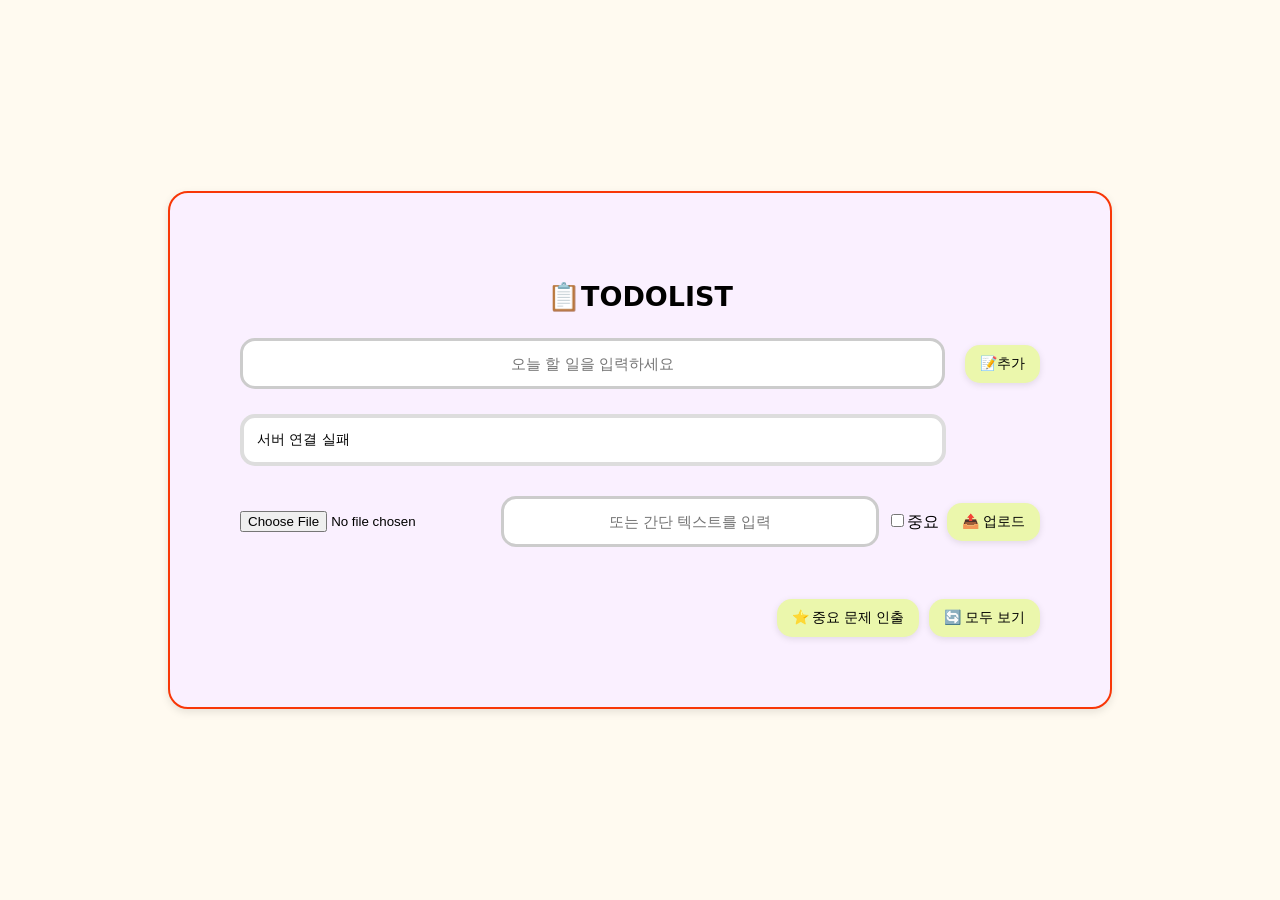
<file: project directed/frondand/index.html>
<!DOCTYPE html>
<html lang="ko">
<head>
  <meta charset="UTF-8" />
  <meta name="viewport" content="width=device-width, initial-scale=1.0"/>
  <title>📋투두리스트</title>
  <link rel="stylesheet" href="./style.css" />
</head>
<body>
  <div class="todo-container">
    <h1>📋TODOLIST</h1>

    <div class="input-area">
      <input type="text" id="item-input" placeholder="오늘 할 일을 입력하세요" />
      <button onclick="createItem()">📝추가</button>
    </div>
    <ul id="item-list"></ul>

  
      <form id="doc-upload-form" onsubmit = "return false" style = "display:flex; gap:8px; 
      align-items : center;">
      <input type = 'file' id="doc-file" accept = ".pdf, .hwp, .doc, .docx, .txt">
       <input type="text" id="doc-text" placeholder="또는 간단 텍스트를 입력">
      <label><input type= "checkbox" id="doc-important">중요</label>
      <button onclick="uploadProblemDoc()">📤 업로드</button>
      </form>
      
      <div class="toolbar">
      <button onclick="showImportant()">⭐ 중요 문제 인출</button>
      <button onclick="render()">🔄 모두 보기</button>

  </div>
  </div>

  <script src="script.js"></script>
</body>
</html>
</file>
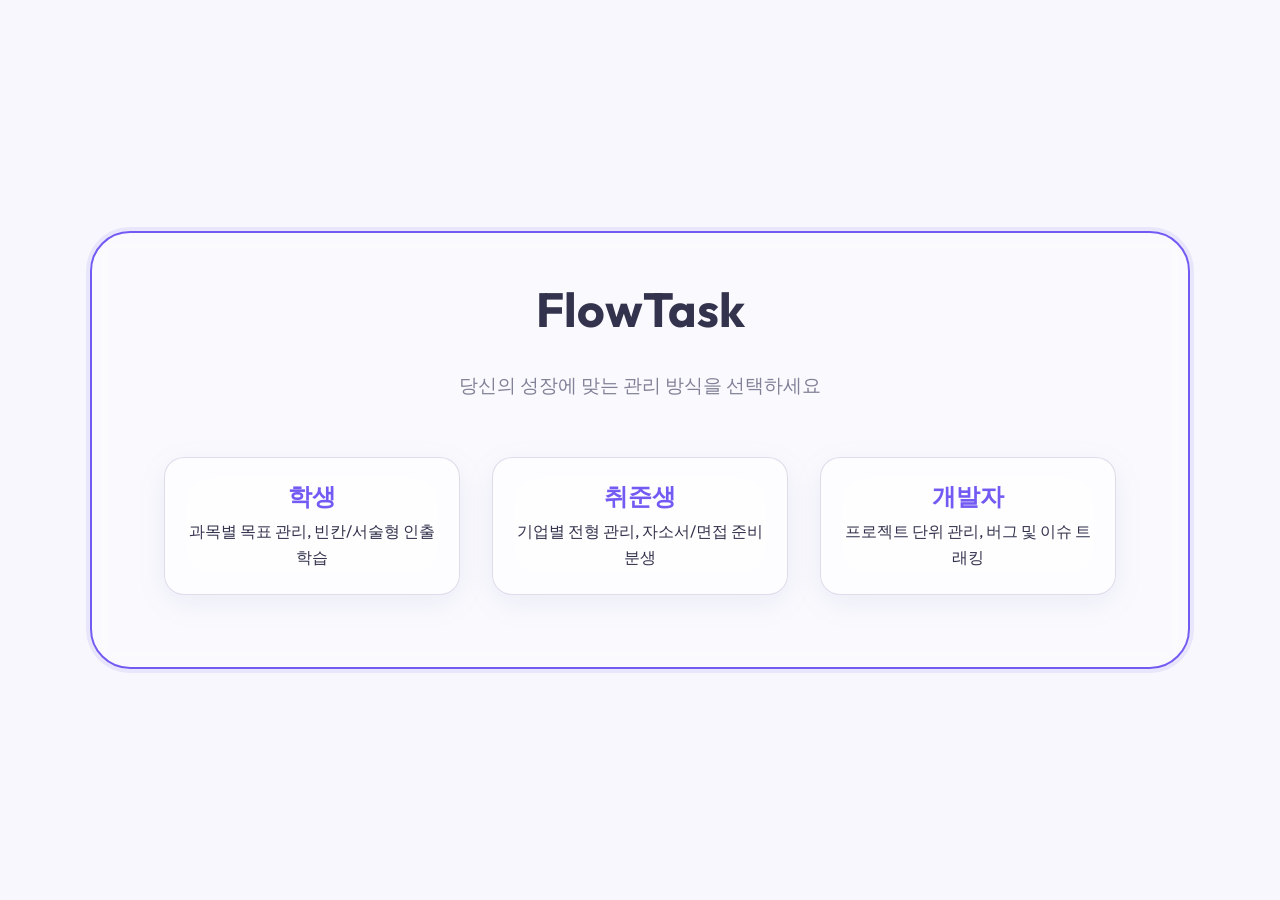
<file: project directed/frontend/index.html>
<!DOCTYPE html>
<html lang="ko">

<head>
    <meta charset="UTF-8">
    <meta name="viewport" content="width=device-width, initial-scale=1.0">
    <title>FlowTask - 맞춤형 생산성 플랫폼</title>
    <link rel="stylesheet" href="./style.css">

    <!-- Fonts -->
    <link rel="preconnect" href="https://fonts.googleapis.com">
    <link rel="preconnect" href="https://fonts.gstatic.com" crossorigin>
    <link href="https://fonts.googleapis.com/css2?family=Outfit:wght@300;400;600;700&display=swap" rel="stylesheet">
</head>

<body>

    <!-- Type Selection Screen -->
    <div id="type-selection-screen">
        <div class="main-frame" style="text-align: center; padding: 3rem; background: rgba(255,255,255,0.4);">
            <h1 style="font-size: 3rem; margin-bottom: 2rem;">FlowTask</h1>
            <p style="color: var(--color-text-muted); margin-bottom: 2rem; font-size: 1.2rem;">당신의 성장에 맞는 관리 방식을 선택하세요
            </p>

            <div class="type-grid">
                <div class="glass-card type-card" data-type="student">
                    <h3>학생</h3>
                    <p>과목별 목표 관리, 빈칸/서술형 인출 학습</p>
                </div>
                <div class="glass-card type-card" data-type="jobseeker">
                    <h3>취준생</h3>
                    <p>기업별 전형 관리, 자소서/면접 준비 분생</p>
                </div>
                <div class="glass-card type-card" data-type="developer">
                    <h3>개발자</h3>
                    <p>프로젝트 단위 관리, 버그 및 이슈 트래킹</p>
                </div>
            </div>
        </div>
    </div>

    <!-- Main App (Dashboard) -->
    <div id="app-main" class="app-container main-frame" style="display: none;">
        <header style="display: flex; justify-content: space-between; align-items: center; margin-bottom: 2rem;">
            <div style="display: flex; align-items: center; gap: 1rem;">
                <h2 style="color: var(--color-primary);">FlowTask</h2>
                <span id="user-type-badge"
                    style="background: var(--glass-bg); padding: 0.2rem 0.8rem; border-radius: 20px; font-size: 0.8rem; border: 1px solid var(--glass-border);">
                    <span id="user-type-display">TYPE</span>
                </span>
            </div>
            <div style="display: flex; align-items: center; gap: 1rem;">
                <span>안녕하세요, <strong id="user-name-display">User</strong>님</span>
                <button onclick="app.auth.logout()"
                    style="background: none; border: 1px solid var(--glass-border); padding: 0.5rem 1rem; border-radius: 8px; color: var(--color-text-muted); cursor: pointer;">로그아웃</button>
            </div>
        </header>

        <div class="dashboard-grid">
            <!-- Sidebar -->
            <aside class="sidebar glass-card">
                <button class="nav-btn active" data-target="dashboard-section">📊 대시보드</button>
                <button class="nav-btn" data-target="logs-section">📝 회고/로그</button>
                <button class="nav-btn" data-target="analysis-section">📈 분석 리포트</button>
                <hr style="border: 0; border-top: 1px solid var(--glass-border); margin: 0.5rem 0;">
                <button class="nav-btn" data-target="settings-section">⚙️ 설정</button>
            </aside>

            <!-- Content Area -->
            <main class="main-content">

                <!-- Goals Section (Dashboard) -->
                <section id="dashboard-section" class="content-section">
                    <div
                        style="display: flex; justify-content: space-between; align-items: center; margin-bottom: 1.5rem;">
                        <h3>목표 관리</h3>
                        <div style="display: flex; gap: 10px;">
                            <input type="text" id="new-goal-title" placeholder="새 목표 (예: 수학, A기업, 토이프로젝트)">
                            <button id="btn-add-goal" class="primary-btn">추가</button>
                        </div>
                    </div>

                    <div id="goal-list">
                        <!-- Dynamically populated -->
                    </div>
                </section>

                <!-- Logs Section -->
                <section id="logs-section" class="content-section" style="display: none;">
                    <h3>회고 / 로그</h3>

                    <!-- Log Input -->
                    <div class="glass-card" style="margin-bottom: 2rem;">
                        <textarea id="log-content" placeholder="오늘의 배움, 에러 해결 과정, 감정을 기록하세요..."
                            style="width: 100%; height: 80px; background: transparent; border: 1px solid var(--glass-border); border-radius: 8px; color: var(--color-text); padding: 1rem; margin-bottom: 1rem; resize: none;"></textarea>
                        <div style="display: flex; justify-content: space-between; align-items: center;">
                            <div style="display: flex; gap: 10px;">
                                <label><input type="radio" name="log-type" value="daily" checked> 일상/회고</label>
                                <label><input type="radio" name="log-type" value="error"> 에러/이슈</label>
                            </div>
                            <button class="primary-btn" onclick="app.logs.createLog()">기록하기</button>
                        </div>
                    </div>

                    <!-- Log List -->
                    <div id="log-list" class="log-grid">
                        <!-- Dynamically populated -->
                    </div>
                </section>

                <!-- Analysis Section -->
                <section id="analysis-section" class="content-section" style="display: none;">
                    <h3>분석 리포트</h3>
                    <div class="stats-grid"
                        style="display: grid; grid-template-columns: repeat(auto-fit, minmax(200px, 1fr)); gap: 1rem; margin-bottom: 2rem;">
                        <div class="glass-card" style="text-align: center;">
                            <h4 style="color: var(--color-text-muted); margin-bottom: 0.5rem;">총 목표</h4>
                            <span id="stat-total-goals"
                                style="font-size: 2rem; font-weight: bold; color: var(--color-primary);">0</span>
                        </div>
                        <div class="glass-card" style="text-align: center;">
                            <h4 style="color: var(--color-text-muted); margin-bottom: 0.5rem;">완료한 할 일</h4>
                            <span id="stat-completed-todos"
                                style="font-size: 2rem; font-weight: bold; color: var(--color-success);">0</span>
                        </div>
                        <div class="glass-card" style="text-align: center;">
                            <h4 style="color: var(--color-text-muted); margin-bottom: 0.5rem;">평균 달성률</h4>
                            <span id="stat-completion-rate"
                                style="font-size: 2rem; font-weight: bold; color: var(--color-accent);">0%</span>
                        </div>
                    </div>

                    <h3>상세 현황</h3>
                    <div id="analysis-details" class="glass-card">
                        <p style="text-align: center; color: var(--color-text-muted);">데이터를 불러오는 중...</p>
                    </div>
                </section>

                <!-- Settings Section -->
                <section id="settings-section" class="content-section" style="display: none;">
                    <h3>설정</h3>
                    <div class="glass-card" style="max-width: 500px; margin: 0 auto;">
                        <h4 style="margin-bottom: 1rem;">내 프로필</h4>
                        <div style="margin-bottom: 1.5rem;">
                            <label style="display: block; margin-bottom: 0.5rem; color: var(--color-text-muted);">사용자
                                이름</label>
                            <input type="text" id="settings-username" disabled
                                style="width: 100%; padding: 0.8rem; background: rgba(255,255,255,0.05); border: 1px solid var(--glass-border); border-radius: 8px; color: var(--color-text-muted);">
                        </div>

                        <h4 style="margin-bottom: 1rem;">성장 타입 변경</h4>
                        <div class="type-selection-group"
                            style="display: flex; flex-direction: column; gap: 0.8rem; margin-bottom: 2rem;">
                            <label class="radio-card">
                                <input type="radio" name="settings-type" value="student">
                                <span class="card-content">
                                    <strong>학생</strong>
                                    <small>과목별 목표 관리</small>
                                </span>
                            </label>
                            <label class="radio-card">
                                <input type="radio" name="settings-type" value="jobseeker">
                                <span class="card-content">
                                    <strong>취준생</strong>
                                    <small>기업별 전형 관리</small>
                                </span>
                            </label>
                            <label class="radio-card">
                                <input type="radio" name="settings-type" value="developer">
                                <span class="card-content">
                                    <strong>개발자</strong>
                                    <small>프로젝트 단위 관리</small>
                                </span>
                            </label>
                        </div>

                        <button class="primary-btn" onclick="app.settings.updateUserType()"
                            style="width: 100%; padding: 1rem;">저장하기</button>
                    </div>
                </section>

                <!-- Footer / Info -->
                <footer
                    style="margin-top: 3rem; color: var(--color-text-muted); text-align: center; font-size: 0.9rem;">
                    FlowTask &copy; 2025
                </footer>

            </main>
        </div>
    </div>

    <script type="module" src="./script.js"></script>
</body>

</html>
</file>
<file: project directed/frondand/style.css>
/* 공통 */
body {
  font-family: -apple-system, system-ui, BlinkMacSystemFont, 'Segoe UI', Roboto, Oxygen, Ubuntu, Cantarell, 'Open Sans', 'Helvetica Neue', sans-serif;
  background-color: floralwhite;
  display: flex;
  justify-content: center;
  align-items: center;
  min-height: 100vh;
  margin: 0;
}
.todo-container {
  background: rgb(250, 240, 255);
  max-width: 1000px;
  width: 800px;
  padding: 70px;
  border-radius: 20px;
  box-shadow: 0 3px 9px rgba(0,0,0,0.1);
  border: 2px solid #f83707;
}
h1 {
  text-align: center;
  color: black;
  font-size: 27px;
  margin-bottom: 25px;
}
.input-area {
  display: flex;
  justify-content: center;
  align-items: center;
  gap: 20px;
  margin-bottom: 25px;
  width : 100%;
}
input[type="text"] {
  flex: 1;
  max-width: none;
  padding: 14px;
  border: 3px solid #ccc;
  border-radius: 15px;
  text-align: center;
  font-size: 15px;
}
button {
  padding: 10px 15px;
  border: none;
  background-color: rgb(235, 247, 172);
  border-radius: 15px;
  cursor: pointer;
  font-size: 14px;
  box-shadow: 0 2px 7px rgba(0,0,0,0.1);
  transition: background-color 0.2s;
}
button:hover { background-color: rgb(165, 250, 169); }
ul { flex: 1; list-style: none; padding: 0; margin: 0 0 30px 0; }
li {
  background-color: #fff;
  padding: 13px;
  border: 4px solid #ddd;
  margin-top: 3px;
  font-size: 14px;
  display: flex;
  justify-content: space-between;
  align-items: center;
  word-break: break-all;
  width :84%;
  border-radius : 15px;
}
/* li:first-child { border-top-left-radius: 5px; border-top-right-radius: 5px; }
li:last-child  { border-bottom-left-radius: 5px; border-bottom-right-radius: 5px; } */

.toolbar {
  margin-top: 32px;
  padding-top : 20px;
  border-top : 2px dash #e5e7eb;
  display: flex;
  gap: 10px;
  justify-content: flex-end;
  flex-wrap: wrap;
}

/* 좌측 컨트롤 */
.item-left {
  display: flex;
  align-items: center;
  gap: 10px;
}
.checkbox {
  appearance: none;
  width: 18px; height: 18px;
  border: 2px solid #9ca3af;
  border-radius: 6px;
  display: inline-block;
  position: relative;
  cursor: pointer;
  transition: background-color .15s, border-color .15s;
}
.checkbox:checked { background-color: #cae7ff; border-color: #ffdcea; }
.checkbox:checked::after {
  content: ''; position: absolute; left: 4px; top: 0px;
  width: 5px; height: 10px; border: solid white; border-width: 0 2px 2px 0; transform: rotate(45deg);
}
.star-toggle {
  border: 2px solid #f59e0b; background: #fff7ed;
  border-radius: 10px; padding: 2px 8px; font-size: 13px; cursor: pointer;
}

/* 투두(보라 톤) */
.todo-item .title { flex: 1; }
.todo-item.done .title { color: #9ca3af; text-decoration: line-through; }
.todo-item.important { border-color: #a855f7; background: #faf5ff; }
.todo-item.important .title { font-weight: 700; color: #7e22ce; }
.item-buttons button { font-size: 15px; padding: 5px 10px; margin-left: 5px; }
.item-buttons .edit-btn { background-color: #eed7b9; }
.item-buttons .edit-btn:hover { background-color: rgb(168, 205, 238); }
.item-buttons .delete-btn { background-color: rgb(252, 162, 196); }
.item-buttons .delete-btn:hover { background-color: rgb(176, 253, 253); }

/* 인출문제(노랑 톤) */
.problem-card {
  border: 2px solid #f59e0b;
  background: #fffaf0;
  border-radius: 12px;
  margin-bottom: 18px;
  padding: 14px;
  box-shadow: 0 3px 8px rgba(0,0,0,0.05);
  flex-direction: column;
  align-items: flex-start;
  position: relative;
  padding-left: 36px;
  padding-top: 40px; /* 타입 배지 공간 */
}
.problem-card .qnum {
  position: absolute; left: 10px; top: 12px;
  font-weight: 700; font-size: 15px; color: #b45309;
}

/* 문제 타입 배지 */
.problem-type-badge {
  position: absolute;
  top: 10px;
  right: 10px;
  padding: 4px 12px;
  border-radius: 12px;
  font-size: 12px;
  font-weight: 600;
  background: linear-gradient(135deg, #667eea 0%, #764ba2 100%);
  color: white;
  box-shadow: 0 2px 4px rgba(0,0,0,0.1);
}

/* 빈칸형 스타일 */
.problem-card.blank-type {
  border-color: #3b82f6;
  background: #eff6ff;
}
.problem-card.blank-type .problem-type-badge {
  background: linear-gradient(135deg, #3b82f6 0%, #1e40af 100%);
}

/* 서술형 스타일 */
.problem-card.essay-type {
  border-color: #8b5cf6;
  background: #faf5ff;
}
.problem-card.essay-type .problem-type-badge {
  background: linear-gradient(135deg, #8b5cf6 0%, #6d28d9 100%);
}

.problem-card .title {
  font-weight: 700; 
  font-size: 16px; 
  color: #111; 
  margin-bottom: 12px;
  line-height: 1.6;
  white-space: pre-wrap;
}

/* 정답 보기 버튼 */
.show-answer-btn {
  margin-top: 12px;
  padding: 8px 16px;
  background: linear-gradient(135deg, #f59e0b 0%, #d97706 100%);
  color: white;
  border: none;
  border-radius: 8px;
  font-weight: 600;
  cursor: pointer;
  transition: all 0.3s ease;
  box-shadow: 0 2px 4px rgba(0,0,0,0.1);
}
.show-answer-btn:hover {
  transform: translateY(-2px);
  box-shadow: 0 4px 8px rgba(0,0,0,0.15);
  background: linear-gradient(135deg, #d97706 0%, #b45309 100%);
}

.problem-card .options { 
  margin: 6px 0 10px 20px; 
  padding: 0; 
  list-style: decimal; 
  color: #333; 
}
.problem-card .options li { 
  margin: 3px 0; 
  font-size: 14px; 
}
.problem-card .answer {
  margin-top: 12px; 
  padding: 10px 14px;
  border-left: 4px solid #10b981; 
  background: #ecfdf5;
  font-weight: 600; 
  color: #065f46; 
  border-radius: 6px; 
  font-size: 14px;
  line-height: 1.6;
  animation: slideDown 0.3s ease;
}
.problem-card .answer small {
  display: block;
  margin-top: 8px;
  color: #6b7280;
  font-weight: normal;
}

@keyframes slideDown {
  from {
    opacity: 0;
    transform: translateY(-10px);
  }
  to {
    opacity: 1;
    transform: translateY(0);
  }
}

.problem-card .explain {
  margin-top: 6px; 
  padding: 6px 10px;
  border-left: 4px solid #3b82f6; 
  background: #eff6ff;
  color: #1e3a8a; 
  border-radius: 4px; 
  font-size: 13px; 
  line-height: 1.4;
}
.problem-card .source, .problem-card .tags {
  margin-top: 6px; 
  font-size: 12px; 
  color: #6b7280;
}
.problem-card .source a { 
  color: #2563eb; 
  text-decoration: none; 
}
.problem-card .source a:hover { 
  text-decoration: underline; }
</file>
<file: project directed/frontend/style.css>
:root {
  /* Pastel & Premium Light Theme (HSL) */
  --hue-primary: 250;
  /* Soft Lavender */
  --color-primary: hsl(var(--hue-primary), 85%, 65%);
  --color-primary-dark: hsl(var(--hue-primary), 70%, 55%);
  --color-primary-light: hsl(var(--hue-primary), 90%, 96%);

  --color-bg-dark: hsl(240, 60%, 98%);
  /* Very light lavender tint white */
  --color-bg-card: rgba(255, 255, 255, 0.65);
  /* White glass */
  --color-text-main: hsl(240, 20%, 25%);
  /* Dark Navy for text */
  --color-text-muted: hsl(240, 10%, 55%);
  /* Muted Grey-purple */

  --color-accent: hsl(35, 100%, 65%);
  /* Soft Orange */
  --color-success: hsl(150, 70%, 40%);
  --color-danger: hsl(350, 80%, 65%);
  /* Soft Red */

  /* Spacing */
  --spacing-xs: 0.5rem;
  --spacing-sm: 1rem;
  --spacing-md: 1.5rem;
  --spacing-lg: 2rem;

  /* Glassmorphism */
  --glass-bg: rgba(255, 255, 255, 0.45);
  --glass-border: rgba(100, 90, 150, 0.2);
  /* Darker border for visibility */
  --glass-shadow: 0 8px 32px rgba(31, 38, 135, 0.07);
  /* Soft purple-ish shadow */
  --glass-blur: 20px;

  /* Radius */
  --radius-sm: 12px;
  --radius-md: 20px;
  --radius-lg: 32px;
}

* {
  box-sizing: border-box;
  margin: 0;
  padding: 0;
}

body {
  font-family: 'Outfit', 'Inter', -apple-system, BlinkMacSystemFont, sans-serif;
  background-color: var(--color-bg-dark);
  color: var(--color-text-main);
  line-height: 1.6;
  min-height: 100vh;
  display: flex;
  flex-direction: column;
}

/* Typography */
h1,
h2,
h3 {
  font-weight: 700;
  line-height: 1.2;
}

/* Layout Containers */
.app-container {
  max-width: 1200px;
  width: 95%;
  /* Prevent touching edges */
  margin: 2rem auto;
  /* Add vertical margin */
  padding: var(--spacing-md);
  flex: 1;
}

/* Rounded Border Frame */
.main-frame {
  border: 2px solid var(--color-primary);
  border-radius: 40px;
  box-shadow: 0 0 0 4px rgba(108, 92, 231, 0.1);
  /* Subtle outer glow ring */
  background: rgba(255, 255, 255, 0.3);
  /* Slight backgroundTint */
  backdrop-filter: blur(10px);
}

/* Glass Card */
.glass-card {
  background: var(--glass-bg);
  backdrop-filter: blur(var(--glass-blur));
  -webkit-backdrop-filter: blur(var(--glass-blur));
  border: 1px solid var(--glass-border);
  box-shadow: var(--glass-shadow);
  border-radius: var(--radius-md);
  padding: var(--spacing-md);
}

/* Type Selection Screen */
#type-selection-screen {
  position: fixed;
  top: 0;
  left: 0;
  width: 100%;
  height: 100%;
  background: var(--color-bg-dark);
  z-index: 1000;
  display: flex;
  flex-direction: column;
  align-items: center;
  justify-content: center;
  transition: opacity 0.5s ease;
}

.type-grid {
  display: grid;
  grid-template-columns: repeat(auto-fit, minmax(280px, 1fr));
  gap: var(--spacing-lg);
  margin-top: var(--spacing-lg);
  width: 100%;
  max-width: 1000px;
  padding: var(--spacing-md);
}

.type-card {
  cursor: pointer;
  transition: transform 0.3s ease, background 0.3s ease;
  text-align: center;
}

.type-card:hover {
  transform: translateY(-8px);
  background: rgba(255, 255, 255, 0.9);
  border-color: var(--color-primary);
  box-shadow: 0 10px 25px rgba(0, 0, 0, 0.05);
}

.type-card h3 {
  color: var(--color-primary);
  margin-bottom: var(--spacing-xs);
  font-size: 1.5rem;
}

/* Dashboard Layout */
.dashboard-grid {
  display: grid;
  grid-template-columns: 250px 1fr;
  gap: var(--spacing-md);
  height: calc(100vh - 4rem);
}

@media (max-width: 768px) {
  .dashboard-grid {
    grid-template-columns: 1fr;
  }
}

/* Sidebar */
.sidebar {
  display: flex;
  flex-direction: column;
  gap: var(--spacing-sm);
}

.sidebar button {
  background: transparent;
  border: none;
  color: var(--color-text-muted);
  text-align: left;
  padding: var(--spacing-sm);
  cursor: pointer;
  border-radius: var(--radius-sm);
  transition: all 0.2s;
  font-size: 1rem;
}

.sidebar button.active,
.sidebar button:hover {
  background: var(--color-primary);
  color: white;
  font-weight: 600;
  box-shadow: 0 4px 12px rgba(108, 92, 231, 0.25);
}

/* Main Content */
.main-content {
  overflow-y: auto;
  padding-right: var(--spacing-sm);
  /* scrollbar space */
}

/* Goal & Todo Items */
.goal-item {
  margin-bottom: var(--spacing-md);
}

.goal-header {
  display: flex;
  justify-content: space-between;
  align-items: center;
  margin-bottom: var(--spacing-sm);
  padding-bottom: var(--spacing-xs);
  border-bottom: 1px solid var(--glass-border);
}

.todo-list {
  list-style: none;
  display: flex;
  flex-direction: column;
  gap: var(--spacing-xs);
}

.todo-item {
  display: flex;
  align-items: center;
  padding: var(--spacing-sm);
  background: rgba(0, 0, 0, 0.2);
  border-radius: var(--radius-sm);
  transition: background 0.2s;
}

.todo-item:hover {
  background: rgba(0, 0, 0, 0.3);
}

.todo-item.done .todo-text {
  text-decoration: line-through;
  color: var(--color-text-muted);
}

.todo-checkbox {
  margin-right: var(--spacing-sm);
  accent-color: var(--color-primary);
  width: 1.2rem;
  height: 1.2rem;
  cursor: pointer;
}

.todo-text {
  flex: 1;
}

.star-btn {
  background: none;
  border: none;
  cursor: pointer;
  font-size: 1.2rem;
  color: var(--color-text-muted);
  transition: transform 0.2s;
}

.star-btn.active {
  color: var(--color-accent);
}

.star-btn:hover {
  transform: scale(1.2);
}

/* Forms & Inputs */
input[type="text"],
input[type="file"],
textarea {
  width: 100%;
  padding: var(--spacing-sm);
  background: rgba(255, 255, 255, 0.8);
  border: 1px solid var(--glass-border);
  border-radius: var(--radius-sm);
  color: var(--color-text-main);
  outline: none;
  transition: all 0.2s;
  box-shadow: inset 0 2px 4px rgba(0, 0, 0, 0.02);
}

input:focus,
textarea:focus {
  border-color: var(--color-primary);
  background: #ffffff;
  box-shadow: 0 0 0 3px var(--color-primary-light);
}

button.primary-btn {
  background: var(--color-primary);
  color: white;
  border: none;
  padding: var(--spacing-sm) var(--spacing-md);
  border-radius: var(--radius-sm);
  cursor: pointer;
  font-weight: 600;
  transition: filter 0.2s;
}

button.primary-btn:hover {
  filter: brightness(1.1);
}

/* Animations */
@keyframes fadeIn {
  from {
    opacity: 0;
    transform: translateY(10px);
  }

  to {
    opacity: 1;
    transform: translateY(0);
  }
}

.animate-fade-in {
  animation: fadeIn 0.4s ease-out forwards;
}

/* Problem Section */
.problem-card {
  background: rgba(255, 255, 255, 0.03);
  padding: var(--spacing-md);
  margin-bottom: var(--spacing-sm);
  border-radius: var(--radius-sm);
}

.problem-answer {
  background: rgba(0, 0, 0, 0.4);
  padding: var(--spacing-sm);
  margin-top: var(--spacing-sm);
  border-radius: var(--radius-sm);
  display: none;
}

/* CSS for Radio Cards in Settings */
.radio-card {
  display: flex;
  align-items: center;
  padding: 1rem;
  background: rgba(255, 255, 255, 0.05);
  border: 1px solid var(--glass-border);
  border-radius: 12px;
  cursor: pointer;
  transition: all 0.3s ease;
}

.radio-card:hover {
  background: rgba(255, 255, 255, 0.1);
}

.radio-card input[type="radio"] {
  margin-right: 1rem;
  accent-color: var(--color-primary);
  transform: scale(1.2);
}

.card-content {
  display: flex;
  flex-direction: column;
}

.card-content strong {
  font-size: 1rem;
  margin-bottom: 0.2rem;
}

.card-content small {
  color: var(--color-text-muted);
  font-size: 0.85rem;
}

.radio-card:has(input:checked) {
  border-color: var(--color-primary);
  background: rgba(108, 92, 231, 0.1);
}
</file>
